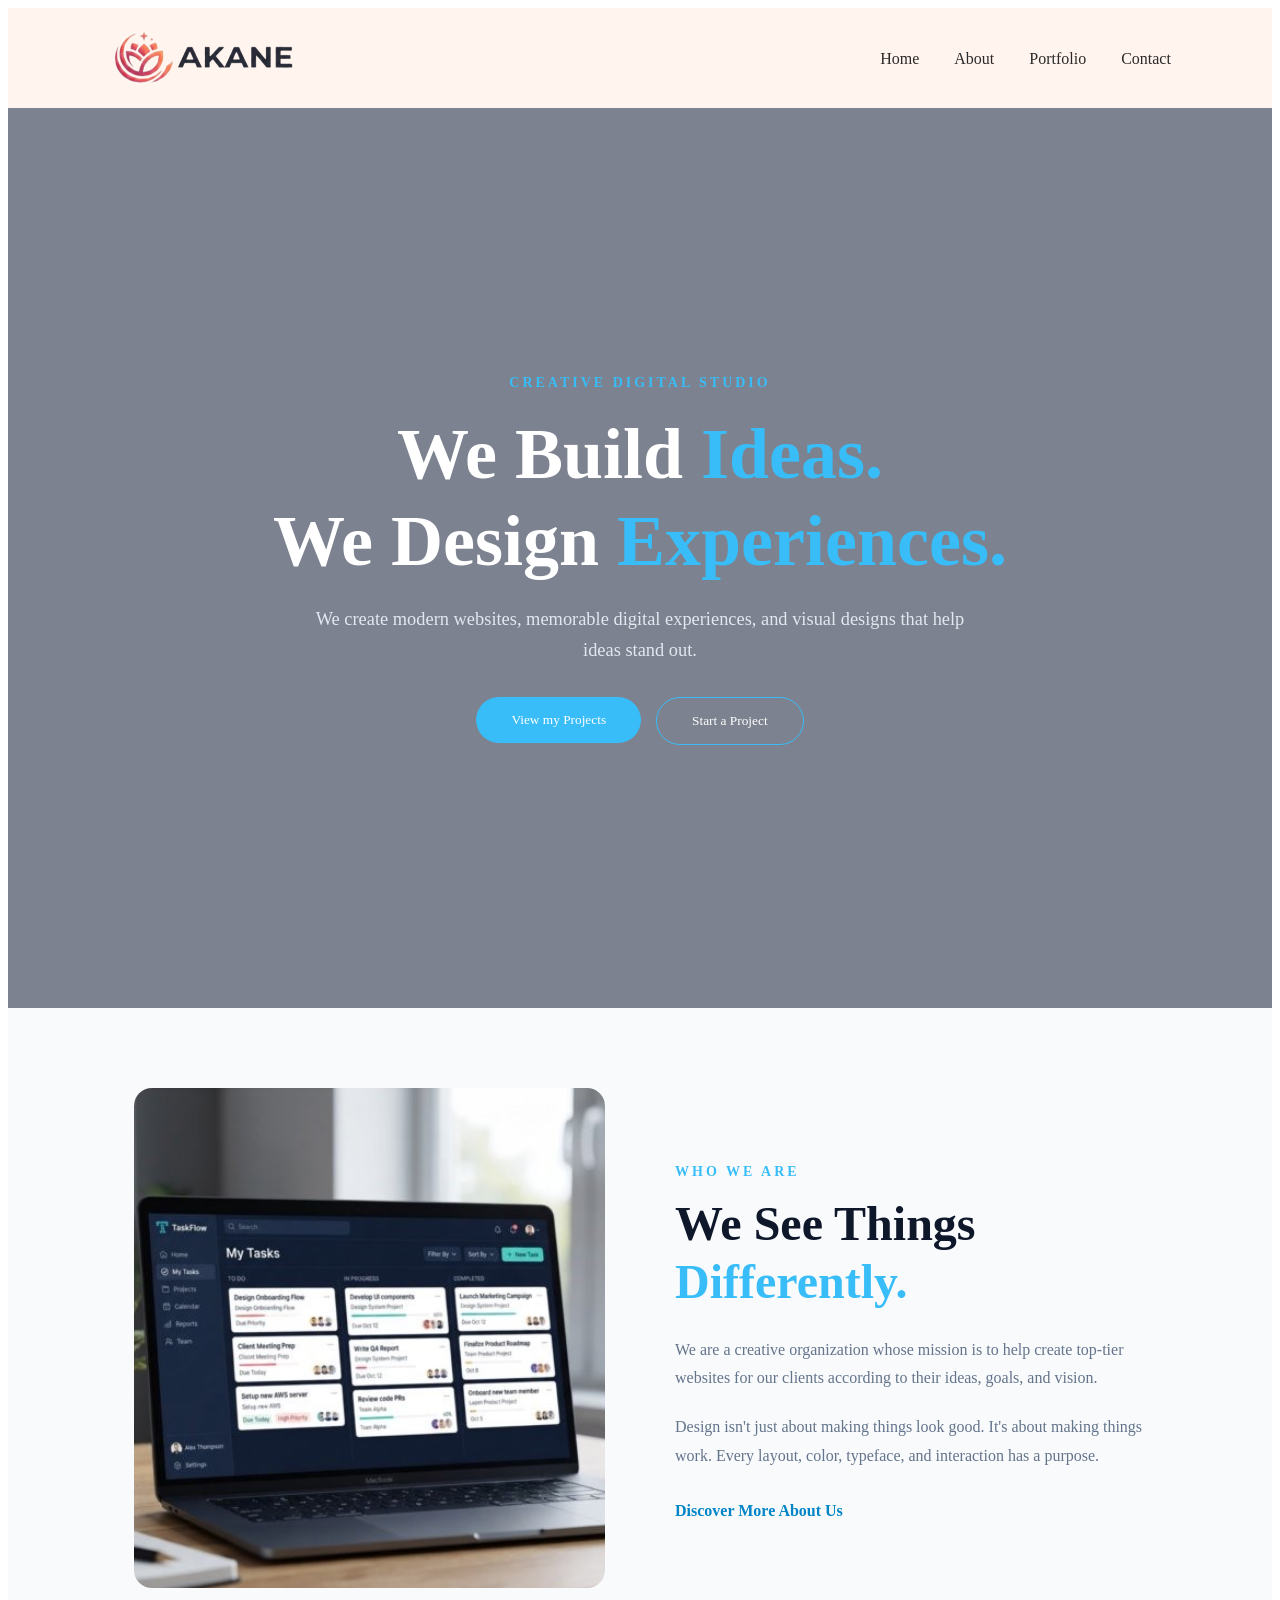
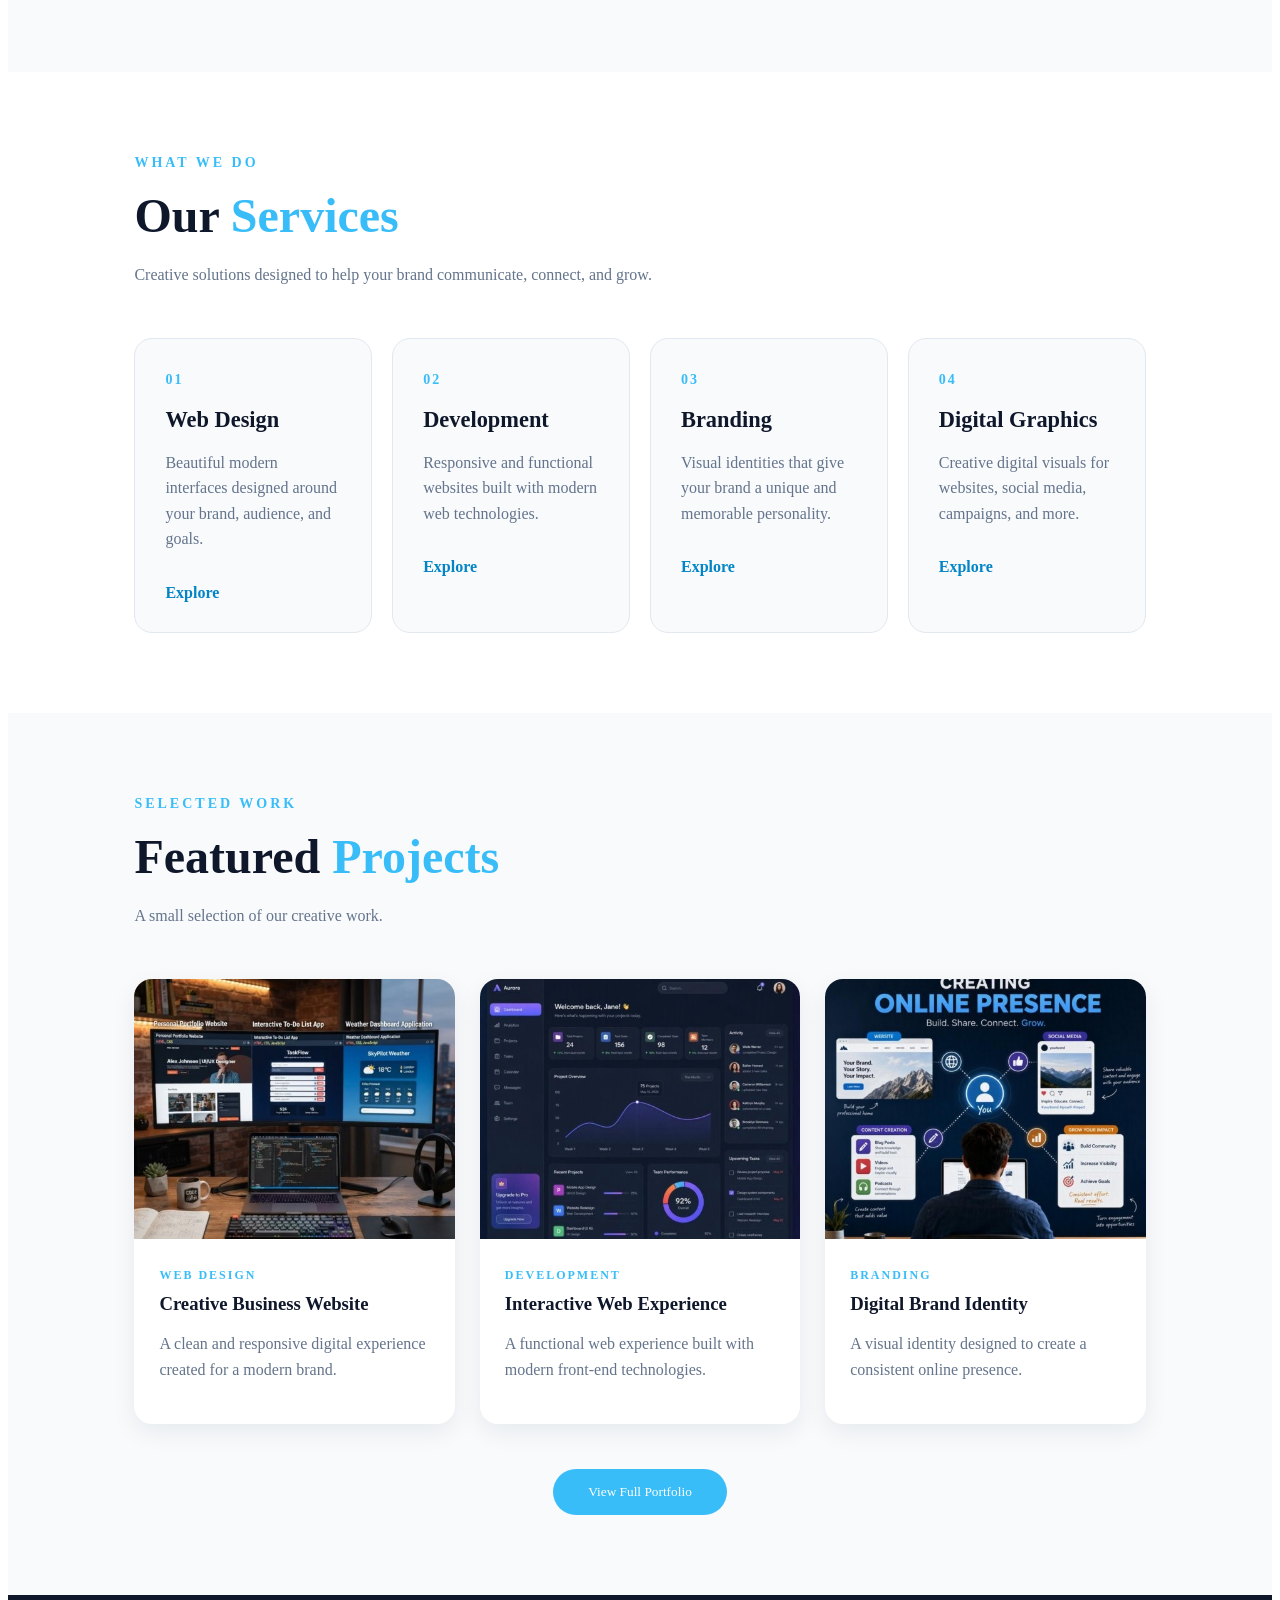
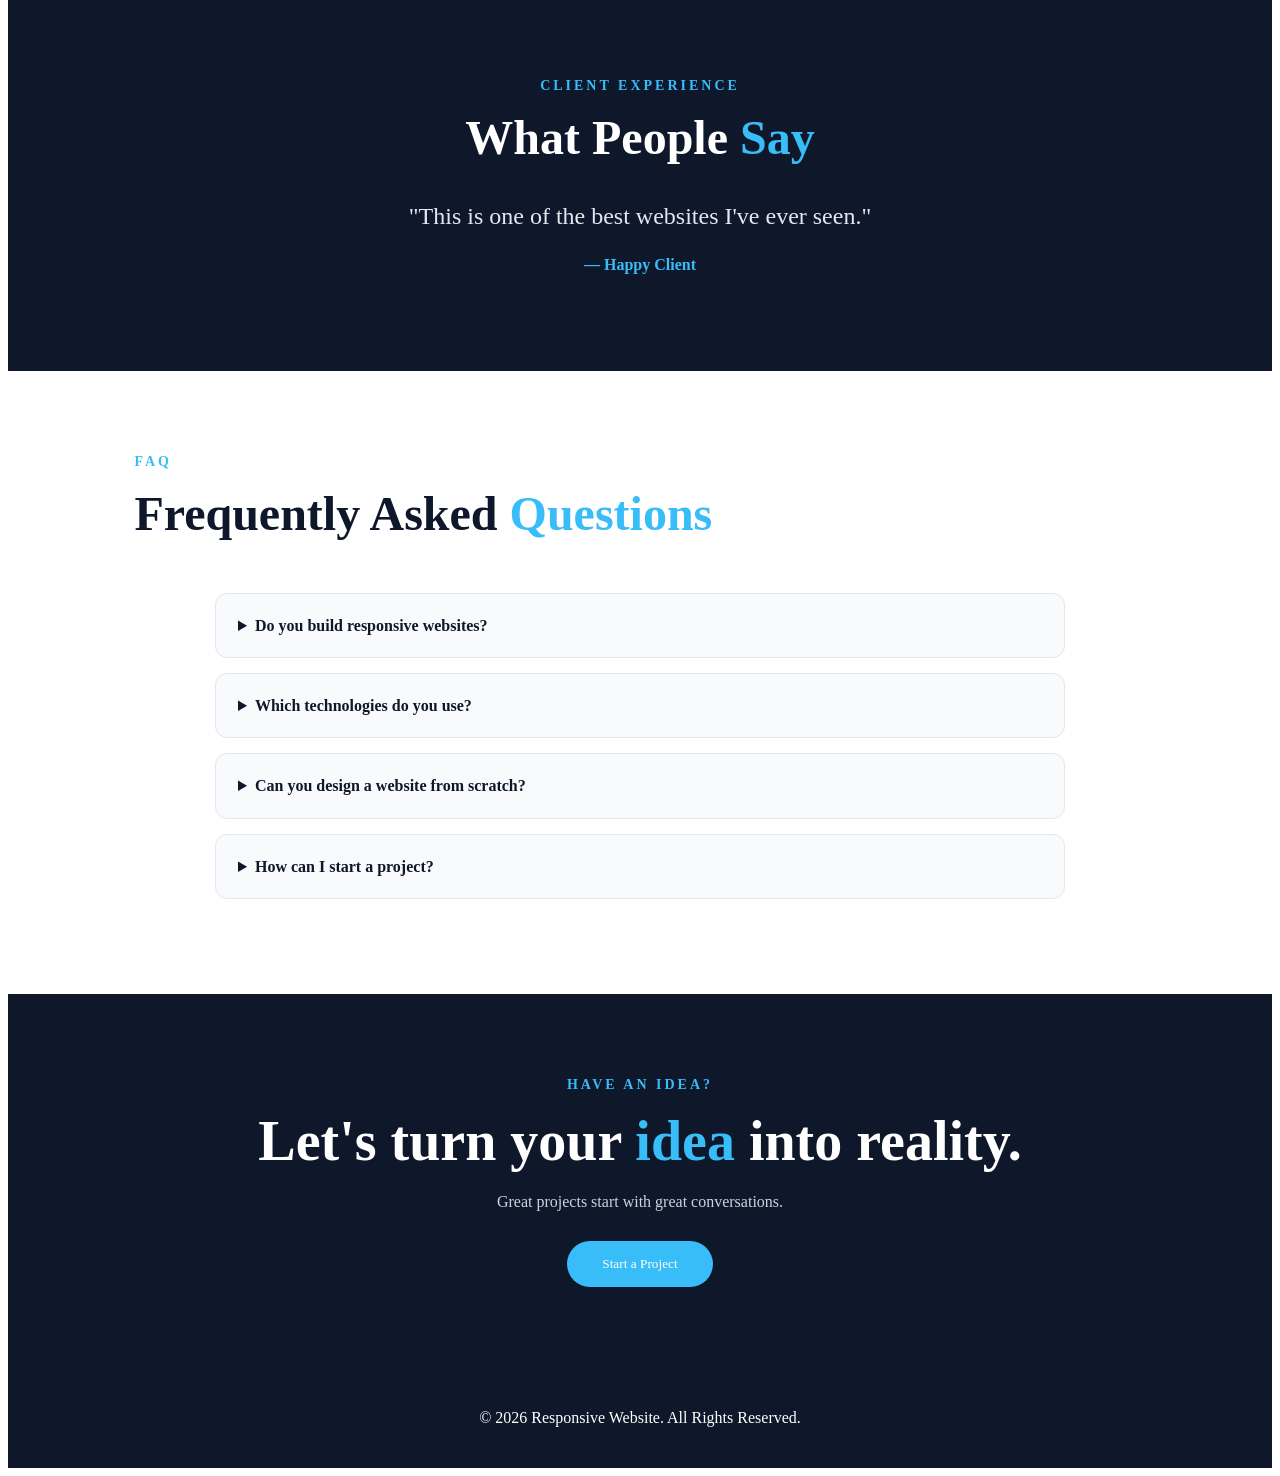
<file: index.html>
<!DOCTYPE html>
<html lang="en">

<head>

    <meta charset="UTF-8">

    <meta name="viewport"
          content="width=device-width, initial-scale=1.0">

    <title>Creative Studio | Home</title>

    <link rel="stylesheet" href="css/style.css">

</head>


<body>


<!-- =====================================================
     NAVIGATION
===================================================== -->

<nav>

    <div class="logo">

        <img
            src="images/navlogo.png"
            alt="Creative Studio Logo"
        >

    </div>


    <ul class="nav-links">

        <li>
            <a href="index.html">Home</a>
        </li>

        <li>
            <a href="about.html">About</a>
        </li>

        <li>
            <a href="portfolio.html">Portfolio</a>
        </li>

        <li>
            <a href="contact.html">Contact</a>
        </li>

    </ul>


    <div class="menu-btn">
        &#9776;
    </div>

</nav>



<!-- =====================================================
     MOBILE SIDEBAR
===================================================== -->

<div class="sidebar">

    <span class="close-btn">
        &times;
    </span>


    <a href="index.html">
        Home
    </a>

    <a href="about.html">
        About
    </a>

    <a href="portfolio.html">
        Portfolio
    </a>

    <a href="contact.html">
        Contact
    </a>

</div>


<div class="overlay"></div>



<!-- =====================================================
     HERO
===================================================== -->

<section class="home-hero" id="home">

    <video
        autoplay
        muted
        loop
        playsinline
        class="bg-vid"
    >

        <source
            src="videos/bg-vid.mp4"
            type="video/mp4"
        >

    </video>


    <div class="hero-overlay"></div>


    <div class="hero-content">

        <span class="section-label">
            CREATIVE DIGITAL STUDIO
        </span>


        <h1>
            We Build
            <span>Ideas.</span>
            <br>
            We Design
            <span>Experiences.</span>
        </h1>


        <p>
            We create modern websites, memorable
            digital experiences, and visual designs
            that help ideas stand out.
        </p>


        <div class="hero-buttons">

            <a href="portfolio.html">

                <button>
                    View my Projects
                </button>

            </a>

            <a href="contact.html">

                <button class="hero-secondary">
                    Start a Project
                </button>

            </a>

        </div>

    </div>

</section>



<!-- =====================================================
     ABOUT PREVIEW
===================================================== -->

<section class="home-about">

    <div class="home-about-image">

        <img
            src="images/about.jpg"
            alt="Creative design workspace"
        >

    </div>


    <div class="home-about-text">

        <span class="section-label">
            WHO WE ARE
        </span>


        <h2>
            We See Things
            <span>Differently.</span>
        </h2>


        <p>
            We are a creative organization whose mission
            is to help create top-tier websites for our
            clients according to their ideas, goals,
            and vision.
        </p>


        <p>
            Design isn't just about making things look
            good. It's about making things work.
            Every layout, color, typeface, and interaction
            has a purpose.
        </p>


        <a
            href="about.html"
            class="text-link"
        >
            Discover More About Us 
        </a>

    </div>

</section>



<!-- =====================================================
     SERVICES
===================================================== -->

<section class="home-services">

    <div class="home-heading">

        <span class="section-label">
            WHAT WE DO
        </span>


        <h2>
            Our
            <span>Services</span>
        </h2>


        <p>
            Creative solutions designed to help
            your brand communicate, connect,
            and grow.
        </p>

    </div>


    <div class="home-service-grid">


        <article class="home-service-card">

            <span class="service-number">
                01
            </span>


            <h3>
                Web Design
            </h3>


            <p>
                Beautiful modern interfaces designed
                around your brand, audience, and goals.
            </p>


            <a href="portfolio.html">
                Explore
            </a>

        </article>



        <article class="home-service-card">

            <span class="service-number">
                02
            </span>


            <h3>
                Development
            </h3>


            <p>
                Responsive and functional websites
                built with modern web technologies.
            </p>


            <a href="portfolio.html">
                Explore 
            </a>

        </article>



        <article class="home-service-card">

            <span class="service-number">
                03
            </span>


            <h3>
                Branding
            </h3>


            <p>
                Visual identities that give your brand
                a unique and memorable personality.
            </p>


            <a href="portfolio.html">
                Explore 
            </a>

        </article>



        <article class="home-service-card">

            <span class="service-number">
                04
            </span>


            <h3>
                Digital Graphics
            </h3>


            <p>
                Creative digital visuals for websites,
                social media, campaigns, and more.
            </p>


            <a href="portfolio.html">
                Explore 
            </a>

        </article>

    </div>

</section>



<!-- =====================================================
     FEATURED PROJECTS
===================================================== -->

<section class="home-projects">

    <div class="home-heading">

        <span class="section-label">
            SELECTED WORK
        </span>


        <h2>
            Featured
            <span>Projects</span>
        </h2>


        <p>
            A small selection of our creative work.
        </p>

    </div>


    <div class="home-project-grid">


        <article class="home-project">

            <div class="home-project-image">

                <img
                    src="images/web-design.jpg"
                    alt="Creative website design"
                >

            </div>


            <div class="home-project-info">

                <span>
                    WEB DESIGN
                </span>


                <h3>
                    Creative Business Website
                </h3>


                <p>
                    A clean and responsive digital
                    experience created for a modern brand.
                </p>

            </div>

        </article>



        <article class="home-project">

            <div class="home-project-image">

                <img
                    src="images/web-dev.png"
                    alt="Web development project"
                >

            </div>


            <div class="home-project-info">

                <span>
                    DEVELOPMENT
                </span>


                <h3>
                    Interactive Web Experience
                </h3>


                <p>
                    A functional web experience built
                    with modern front-end technologies.
                </p>

            </div>

        </article>



        <article class="home-project">

            <div class="home-project-image">

                <img
                    src="images/seo.png"
                    alt="Digital branding project"
                >

            </div>


            <div class="home-project-info">

                <span>
                    BRANDING
                </span>


                <h3>
                    Digital Brand Identity
                </h3>


                <p>
                    A visual identity designed to create
                    a consistent online presence.
                </p>

            </div>

        </article>

    </div>


    <div class="center-button">

        <a href="portfolio.html">

            <button>
                View Full Portfolio 
            </button>

        </a>

    </div>

</section>



<!-- =====================================================
     TESTIMONIAL
===================================================== -->

<section class="home-testimonial">

    <span class="section-label">
        CLIENT EXPERIENCE
    </span>


    <h2>
        What People
        <span>Say</span>
    </h2>


    <p class="testimonial-text">
        "This is one of the best websites I've ever seen."
    </p>


    <p class="testimonial-author">
        — Happy Client
    </p>

</section>



<!-- =====================================================
     FAQ
===================================================== -->

<section class="home-faq">

    <div class="home-heading">

        <span class="section-label">
            FAQ
        </span>


        <h2>
            Frequently Asked
            <span>Questions</span>
        </h2>

    </div>


    <div class="faq-list">

        <details>

            <summary>
                Do you build responsive websites?
            </summary>

            <p>
                Yes. Our websites are designed to work
                across phones, tablets, laptops, and
                desktop screens.
            </p>

        </details>


        <details>

            <summary>
                Which technologies do you use?
            </summary>

            <p>
                We work with HTML, CSS, JavaScript,
                responsive design principles, and
                other modern web technologies.
            </p>

        </details>


        <details>

            <summary>
                Can you design a website from scratch?
            </summary>

            <p>
                Yes. We can take an idea from concept
                and visual design through development
                and final deployment.
            </p>

        </details>


        <details>

            <summary>
                How can I start a project?
            </summary>

            <p>
                Simply visit our contact page and
                send us a message describing your
                project and what you would like to create.
            </p>

        </details>

    </div>

</section>



<!-- =====================================================
     CTA
===================================================== -->

<section class="home-cta">

    <span class="section-label">
        HAVE AN IDEA?
    </span>


    <h2>
        Let's turn your
        <span>idea</span>
        into reality.
    </h2>


    <p>
        Great projects start with great conversations.
    </p>


    <a href="contact.html">

        <button>
            Start a Project 
        </button>

    </a>

</section>



<!-- =====================================================
     FOOTER
===================================================== -->

<footer>

    <p>
        © 2026 Responsive Website.
        All Rights Reserved.
    </p>

</footer>



<!-- =====================================================
     JAVASCRIPT
===================================================== -->

<script src="js/script.js"></script>

</body>

</html>
</file>
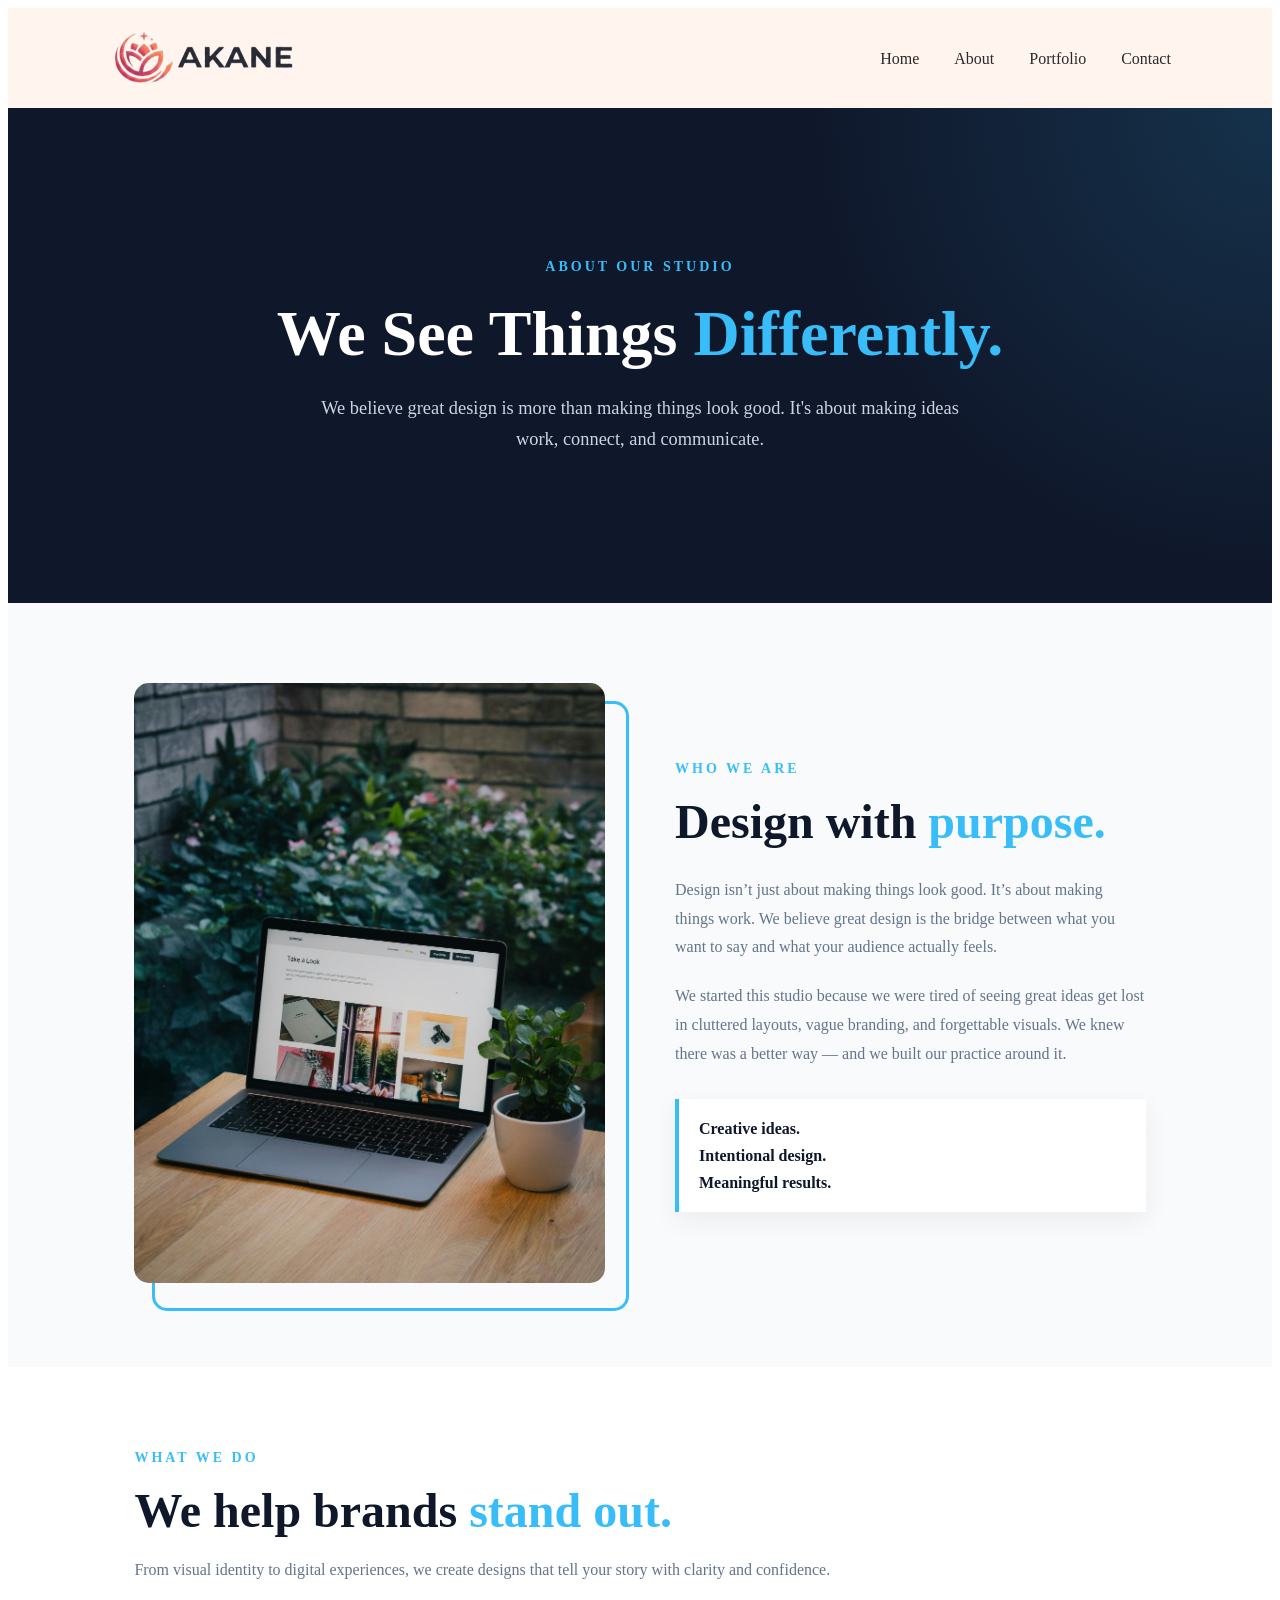
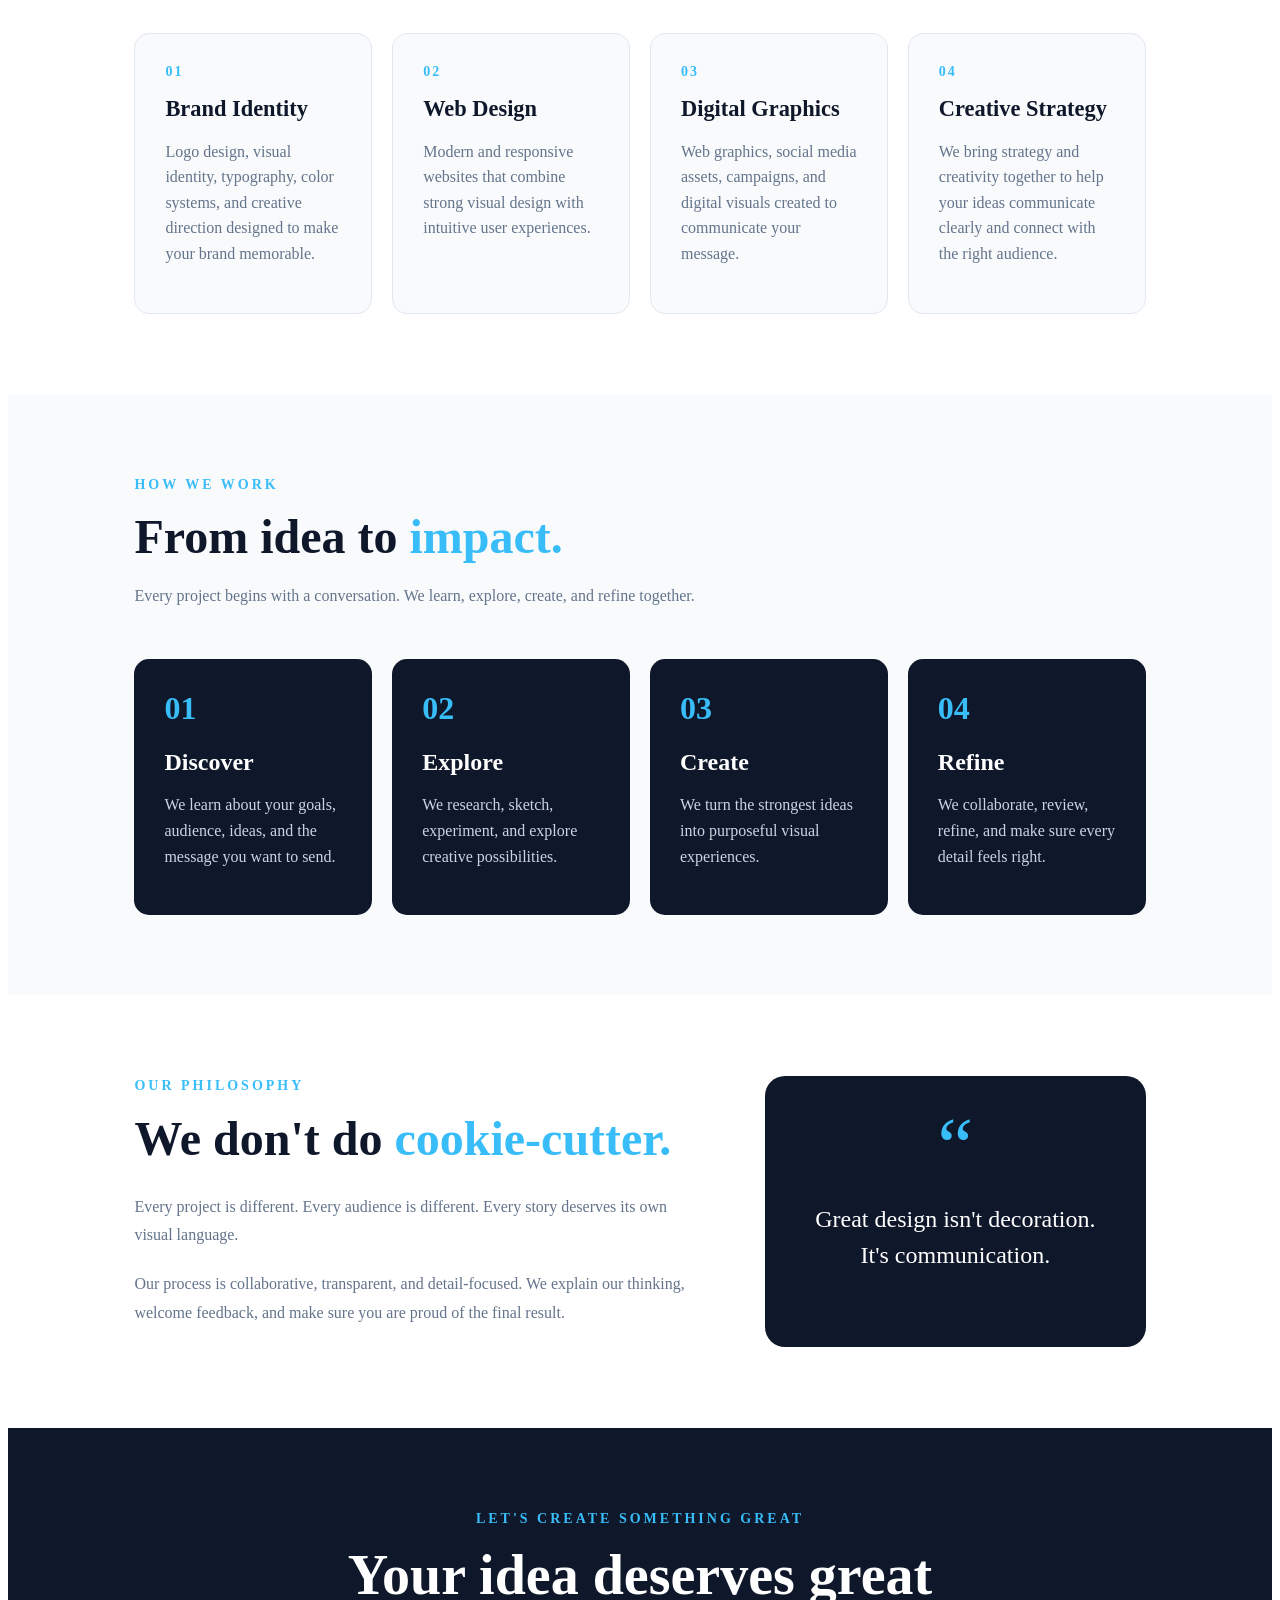
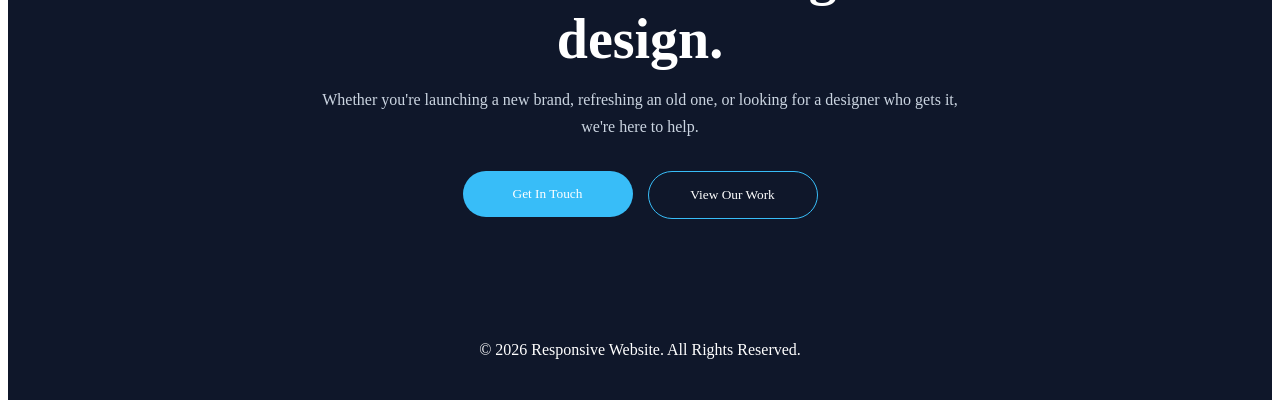
<file: about.html>
<!doctype html>
<html lang="en">
  <head>
    <meta charset="UTF-8" />

    <meta name="viewport" content="width=device-width, initial-scale=1.0" />

    <title>About Us | Creative Studio</title>

    <link rel="stylesheet" href="css/style.css" />
  </head>

  <body>
    <!-- =================== NAVBAR =================== -->

    <nav>
      <div class="logo">
        <img src="images/navlogo.png" alt="Creative Studio Logo" />
      </div>

      <ul class="nav-links">
        <li>
          <a href="index.html">Home</a>
        </li>

        <li>
          <a href="about.html">About</a>
        </li>

        <li>
          <a href="portfolio.html">Portfolio</a>
        </li>

        <li>
          <a href="contact.html">Contact</a>
        </li>
      </ul>

      <div class="menu-btn">&#9776;</div>
    </nav>

    <!-- =================== SIDEBAR =================== -->

    <div class="sidebar">
      <span class="close-btn"> &times; </span>

      <a href="index.html">Home</a>

      <a href="about.html">About</a>

      <a href="portfolio.html">Portfolio</a>

      <a href="contact.html">Contact</a>
    </div>

    <div class="overlay"></div>

    <!-- =================== ABOUT HERO =================== -->

    <section class="about-hero">
      <div class="about-hero-content">
        <span class="section-label"> ABOUT OUR STUDIO </span>

        <h1>
          We See Things
          <span>Differently.</span>
        </h1>

        <p>
          We believe great design is more than making things look good. It's
          about making ideas work, connect, and communicate.
        </p>
      </div>
    </section>

    <!-- =================== INTRODUCTION =================== -->

    <section class="about-introduction">
      <div class="about-intro-image">
        <img src="images/about-us1.jpg" alt="Our creative studio" />
      </div>

      <div class="about-intro-text">
        <span class="section-label"> WHO WE ARE </span>

        <h2>
          Design with
          <span>purpose.</span>
        </h2>

        <p>
          Design isn’t just about making things look good. It’s about making
          things work. We believe great design is the bridge between what you
          want to say and what your audience actually feels.
        </p>

        <p>
          We started this studio because we were tired of seeing great ideas get
          lost in cluttered layouts, vague branding, and forgettable visuals. We
          knew there was a better way — and we built our practice around it.
        </p>

        <div class="about-highlight">
          <strong> Creative ideas. </strong>

          <strong> Intentional design. </strong>

          <strong> Meaningful results. </strong>
        </div>
      </div>
    </section>

    <!-- =================== WHAT WE DO =================== -->

    <section class="about-services">
      <div class="about-section-heading">
        <span class="section-label"> WHAT WE DO </span>

        <h2>
          We help brands
          <span>stand out.</span>
        </h2>

        <p>
          From visual identity to digital experiences, we create designs that
          tell your story with clarity and confidence.
        </p>
      </div>

      <div class="about-service-grid">
        <div class="about-service-card">
          <div class="service-number">01</div>

          <h3>Brand Identity</h3>

          <p>
            Logo design, visual identity, typography, color systems, and
            creative direction designed to make your brand memorable.
          </p>
        </div>

        <div class="about-service-card">
          <div class="service-number">02</div>

          <h3>Web Design</h3>

          <p>
            Modern and responsive websites that combine strong visual design
            with intuitive user experiences.
          </p>
        </div>

        <div class="about-service-card">
          <div class="service-number">03</div>

          <h3>Digital Graphics</h3>

          <p>
            Web graphics, social media assets, campaigns, and digital visuals
            created to communicate your message.
          </p>
        </div>

        <div class="about-service-card">
          <div class="service-number">04</div>

          <h3>Creative Strategy</h3>

          <p>
            We bring strategy and creativity together to help your ideas
            communicate clearly and connect with the right audience.
          </p>
        </div>
      </div>
    </section>

    <!-- =================== HOW WE WORK =================== -->

    <section class="process-section">
      <div class="process-heading">
        <span class="section-label"> HOW WE WORK </span>

        <h2>
          From idea to
          <span>impact.</span>
        </h2>

        <p>
          Every project begins with a conversation. We learn, explore, create,
          and refine together.
        </p>
      </div>

      <div class="process-grid">
        <div class="process-card">
          <span> 01 </span>

          <h3>Discover</h3>

          <p>
            We learn about your goals, audience, ideas, and the message you want
            to send.
          </p>
        </div>

        <div class="process-card">
          <span> 02 </span>

          <h3>Explore</h3>

          <p>
            We research, sketch, experiment, and explore creative possibilities.
          </p>
        </div>

        <div class="process-card">
          <span> 03 </span>

          <h3>Create</h3>

          <p>We turn the strongest ideas into purposeful visual experiences.</p>
        </div>

        <div class="process-card">
          <span> 04 </span>

          <h3>Refine</h3>

          <p>
            We collaborate, review, refine, and make sure every detail feels
            right.
          </p>
        </div>
      </div>
    </section>

    <!-- =================== OUR PHILOSOPHY =================== -->

    <section class="philosophy-section">
      <div class="philosophy-content">
        <span class="section-label"> OUR PHILOSOPHY </span>

        <h2>
          We don't do
          <span>cookie-cutter.</span>
        </h2>

        <p>
          Every project is different. Every audience is different. Every story
          deserves its own visual language.
        </p>

        <p>
          Our process is collaborative, transparent, and detail-focused. We
          explain our thinking, welcome feedback, and make sure you are proud of
          the final result.
        </p>
      </div>

      <div class="philosophy-quote">
        <span> “ </span>

        <p>Great design isn't decoration. It's communication.</p>
      </div>
    </section>

    <!-- =================== CTA =================== -->

    <section class="about-cta">
      <span class="section-label"> LET'S CREATE SOMETHING GREAT </span>

      <h2>Your idea deserves great design.</h2>

      <p>
        Whether you're launching a new brand, refreshing an old one, or looking
        for a designer who gets it, we're here to help.
      </p>

      <div class="about-buttons">
        <a href="contact.html">
          <button>Get In Touch</button>
        </a>

        <a href="portfolio.html">
          <button class="secondary-button">View Our Work</button>
        </a>
      </div>
    </section>

    <!-- =================== FOOTER =================== -->

    <footer>
      <p>© 2026 Responsive Website. All Rights Reserved.</p>
    </footer>
    <script src="js/about.js"></script>
  </body>
</html>
</file>
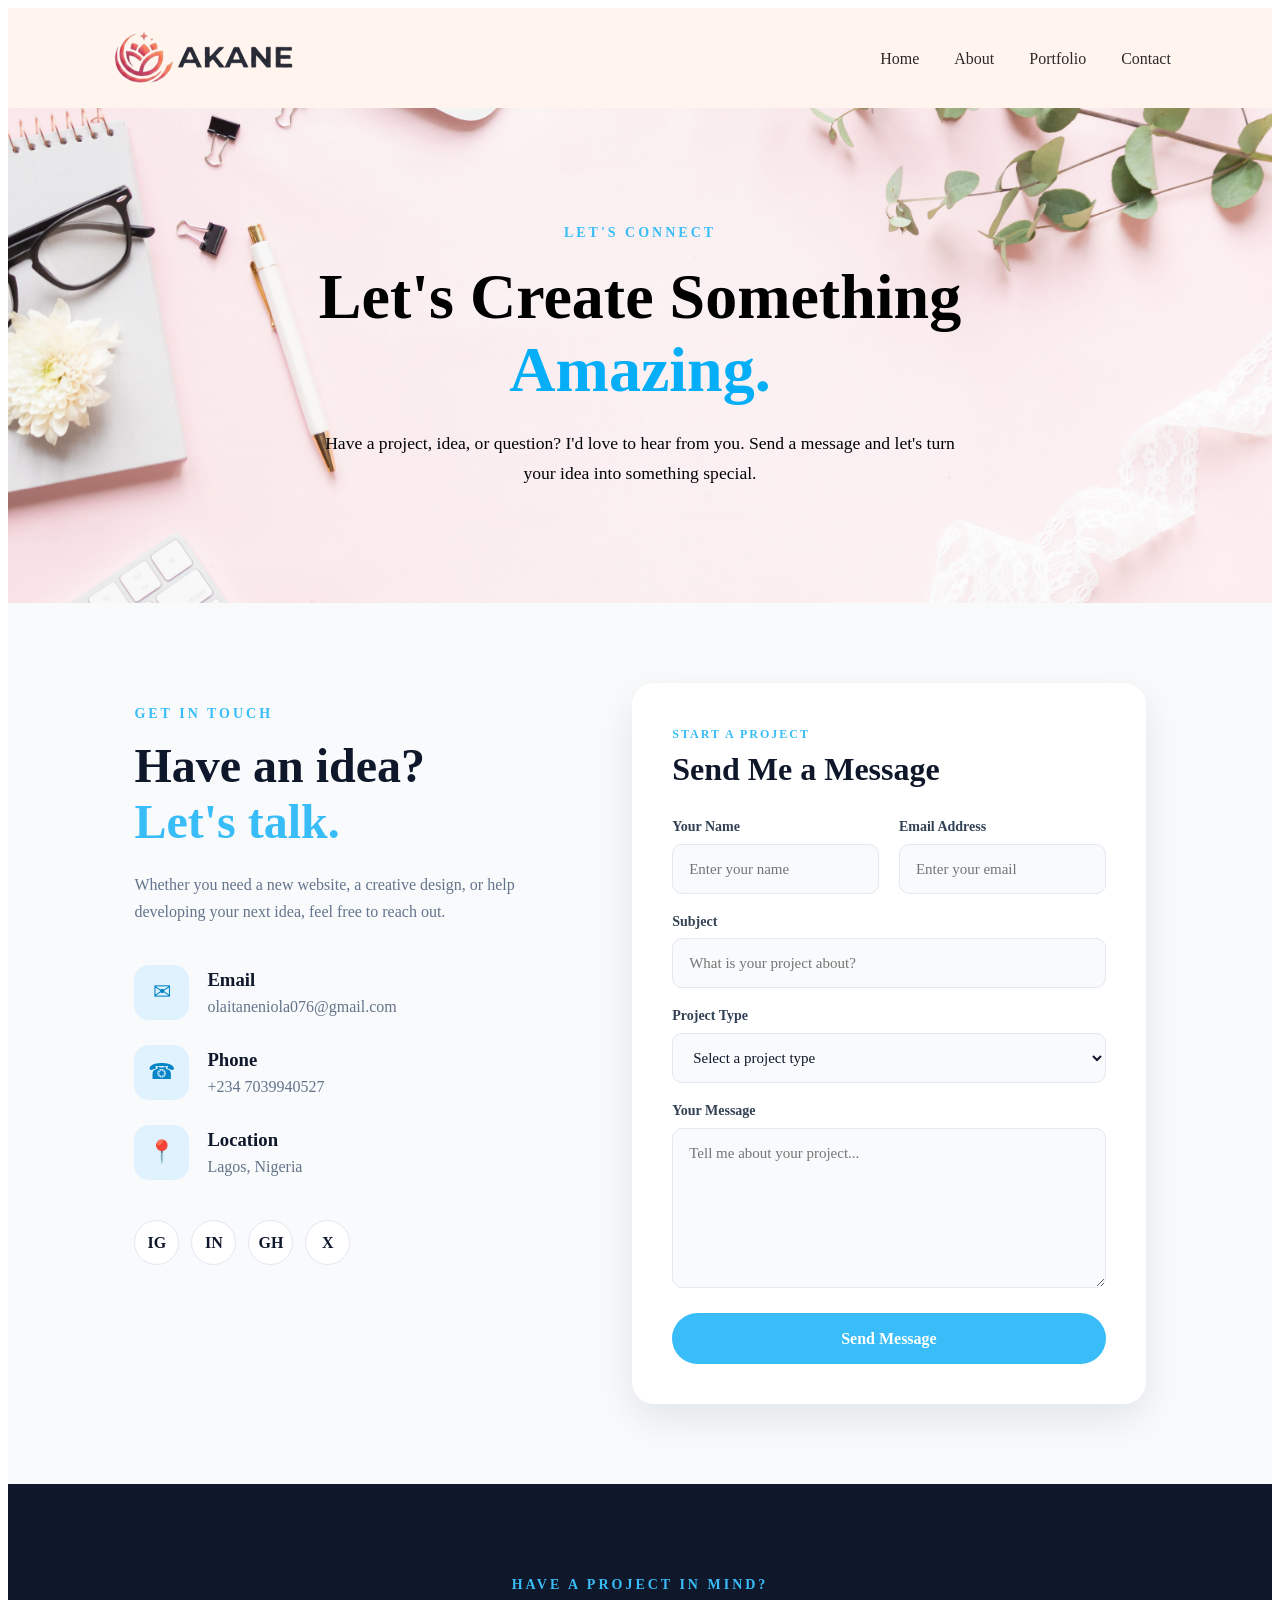
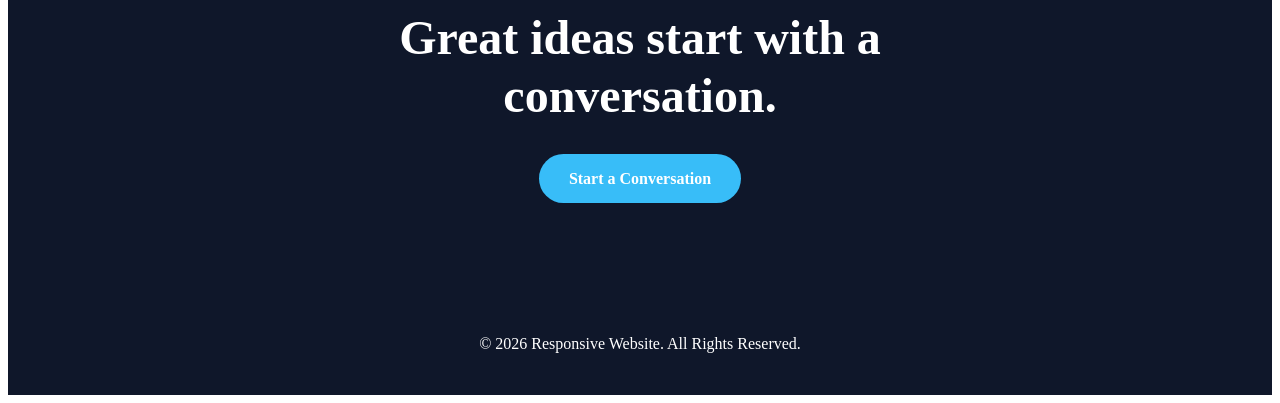
<file: contact.html>
<!doctype html>
<html lang="en">
  <head>
    <meta charset="UTF-8" />
    <meta name="viewport" content="width=device-width, initial-scale=1.0" />
    <title>Contact</title>
    <link rel="stylesheet" href="css/style.css" />
  </head>

  <body>
    <nav>
      <div class="logo">
        <img src="images/navlogo.png" alt="Logo" />
      </div>

      <ul class="nav-links">
        <li><a href="index.html">Home</a></li>

        <li><a href="about.html">About</a></li>

        <li><a href="portfolio.html">Portfolio</a></li>

        <li><a href="contact.html">Contact</a></li>
      </ul>

      <div class="menu-btn">&#9776;</div>
    </nav>

    <!-- Sidebar -->

    <div class="sidebar">
      <span class="close-btn">x</span>

      <a href="index.html">Home</a>

      <a href="about.html">About</a>

      <a href="portfolio.html">Portfolio</a>

      <a href="contact.html">Contact</a>
    </div>

    <div class="overlay"></div>

    <!-- =================== CONTACT HERO =================== -->
    <section class="contact-hero">
      <div class="contact-hero-content">
        <span class="section-label">LET'S CONNECT</span>
        <h1>Let's Create Something <span>Amazing.</span></h1>
        <p>
          Have a project, idea, or question? I'd love to hear from you. Send a
          message and let's turn your idea into something special.
        </p>
      </div>
    </section>
    <!-- =================== CONTACT SECTION =================== -->
    <section class="contact-section">
      <div class="overlay"></div>
      <div class="contact-container">
        <!-- CONTACT INFORMATION -->
        <div class="contact-info">
          <span class="section-label">GET IN TOUCH</span>
          <h2>
            Have an idea? <br />
            <span>Let's talk.</span>
          </h2>
          <p>
            Whether you need a new website, a creative design, or help
            developing your next idea, feel free to reach out.
          </p>
          <div class="contact-details">
            <div class="contact-item">
              <div class="contact-icon">✉</div>
              <div>
                <h3>Email</h3>
                <p>olaitaneniola076@gmail.com</p>
              </div>
            </div>
            <div class="contact-item">
              <div class="contact-icon">☎</div>
              <div>
                <h3>Phone</h3>
                <p>+234 7039940527</p>
              </div>
            </div>
            <div class="contact-item">
              <div class="contact-icon">📍</div>
              <div>
                <h3>Location</h3>
                <p>Lagos, Nigeria</p>
              </div>
            </div>
          </div>
          <!-- SOCIAL LINKS -->
          <div class="social-links">
            <a href="#" aria-label="Instagram">IG</a>
            <a href="#" aria-label="LinkedIn">IN</a>
            <a href="#" aria-label="GitHub">GH</a>
            <a href="#" aria-label="Twitter">X</a>
          </div>
        </div>
        <!-- CONTACT FORM -->
        <div class="contact-form-card">
          <div class="form-heading">
            <span>START A PROJECT</span>
            <h2>Send Me a Message</h2>
          </div>
          <form
            action="https://formsubmit.co/olaitaneniola076@gmail.com"
            method="POST"
            id="contactForm"
          >
            <div class="input-row">
              <div class="input-group">
                <label for="name"> Your Name </label>
                <input
                  type="text"
                  id="name"
                  name="name"
                  placeholder="Enter your name"
                  required
                />
              </div>
              <div class="input-group">
                <label for="email"> Email Address </label>
                <input
                  type="email"
                  id="email"
                  name="email"
                  placeholder="Enter your email"
                  required
                />
              </div>
            </div>
            <div class="input-group">
              <label for="subject"> Subject </label>
              <input
                type="text"
                id="subject"
                name="subject"
                placeholder="What is your project about?"
                required
              />
            </div>
            <div class="input-group">
              <label for="project"> Project Type </label>
              <select id="project" name="project">
                <option value="">Select a project type</option>
                <option value="web-design">Web Design</option>
                <option value="development">Web Development</option>
                <option value="branding">Branding</option>
                <option value="other">Other</option>
              </select>
            </div>
            <div class="input-group">
              <label for="message"> Your Message </label>
              <textarea
                id="message"
                name="message"
                placeholder="Tell me about your project..."
                required
              ></textarea>
            </div>
            <button type="submit" class="contact-submit">Send Message</button>
          </form>
        </div>
      </div>
    </section>
    <!-- =================== CTA =================== -->
    <section class="contact-cta">
      <div>
        <span class="section-label"> HAVE A PROJECT IN MIND? </span>
        <h2>Great ideas start with a conversation.</h2>
        <a href="#contactForm" class="cta-button"> Start a Conversation </a>
      </div>
    </section>

    <footer>
      <p>© 2026 Responsive Website. All Rights Reserved.</p>
    </footer>

    <script src="js/contact.js"></script>
  </body>
</html>
</file>
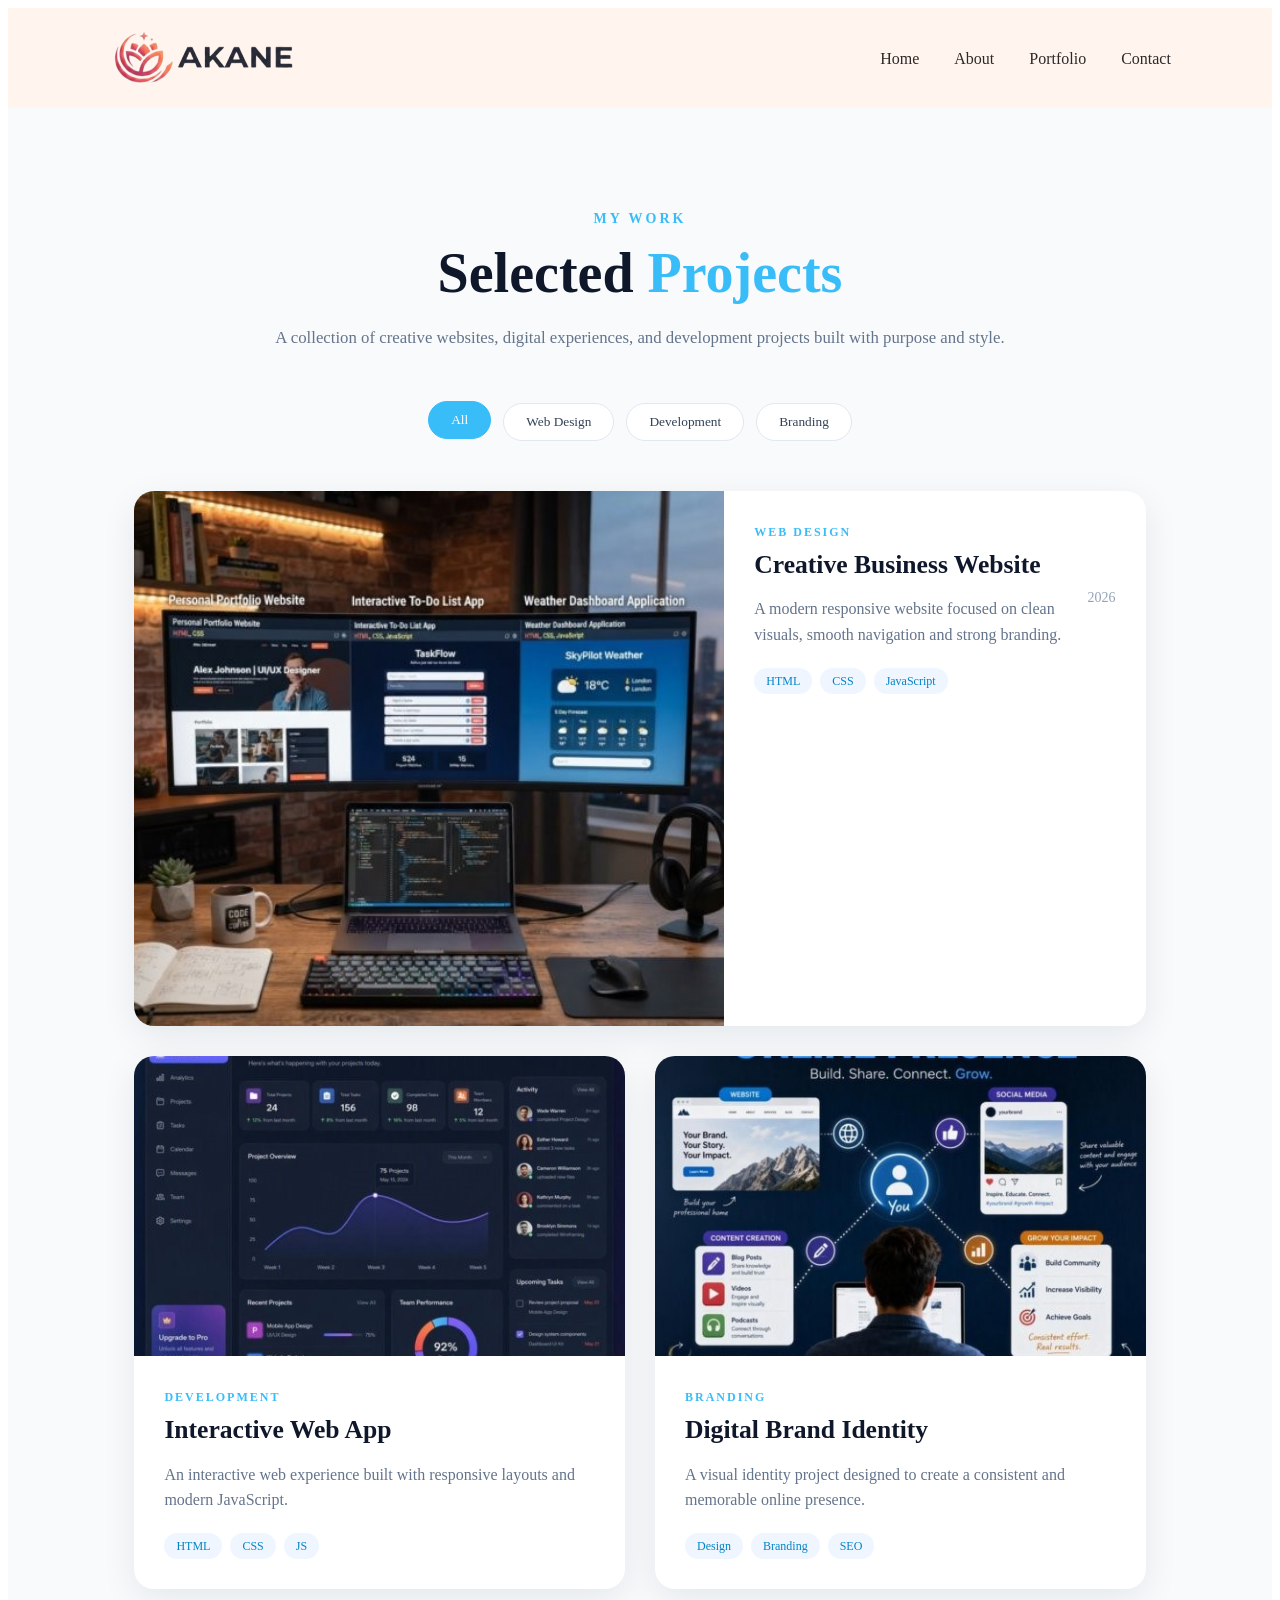
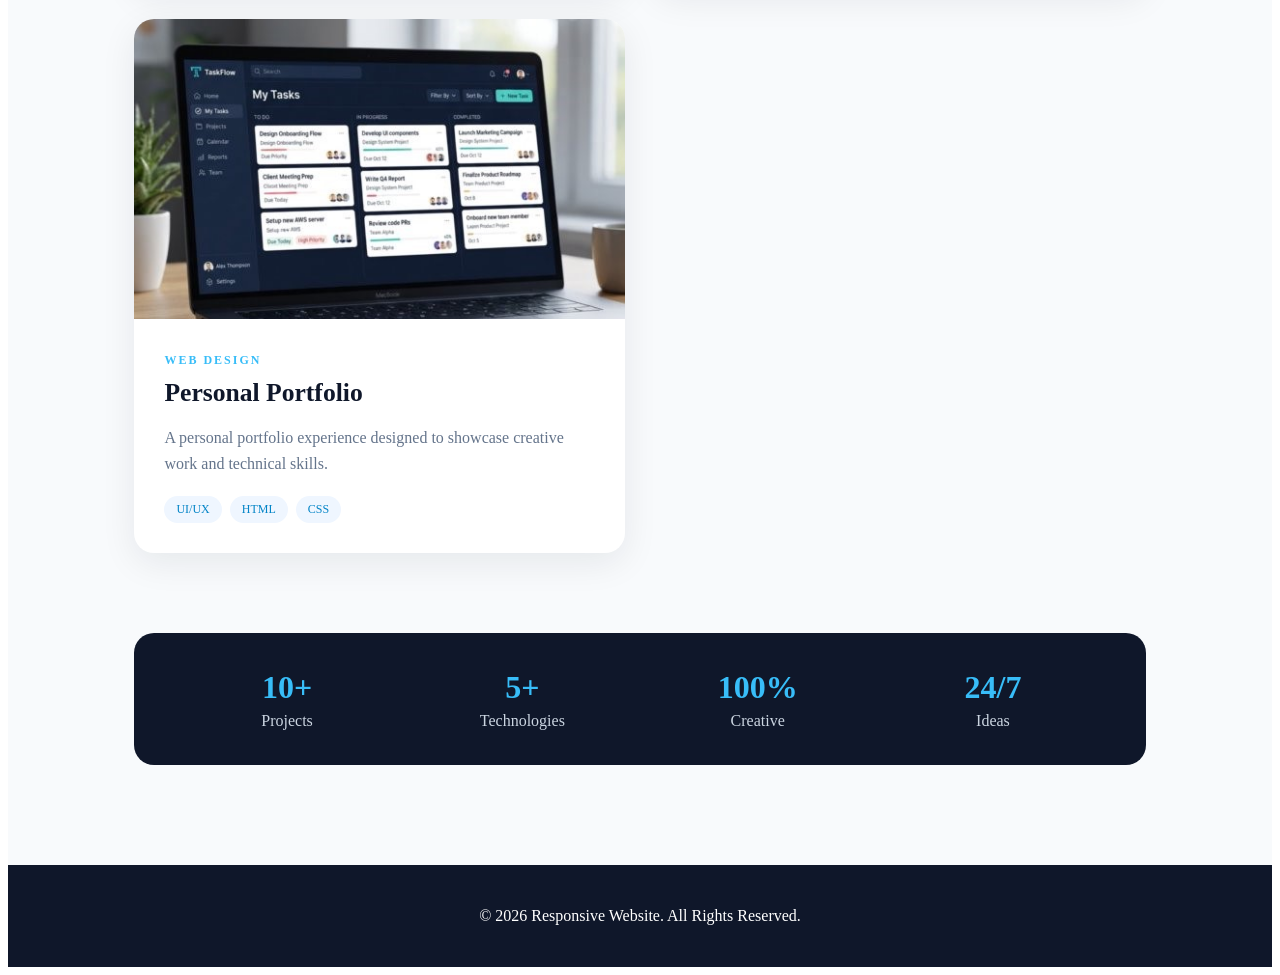
<file: portfolio.html>
<!doctype html>
<html lang="en">
  <head>
    <meta charset="UTF-8" />
    <meta name="viewport" content="width=device-width, initial-scale=1.0" />
    <title>Portfolio</title>
    <link rel="stylesheet" href="css/style.css" />
  </head>
  <body>
    <nav>
      <div class="logo">
        <img src="images/navlogo.png" alt="Logo" />
      </div>

      <ul class="nav-links">
        <li><a href="index.html">Home</a></li>

        <li><a href="about.html">About</a></li>

        <li><a href="portfolio.html">Portfolio</a></li>

        <li><a href="contact.html">Contact</a></li>
      </ul>

      <div class="menu-btn">&#9776;</div>
    </nav>

    <!-- Sidebar -->

    <div class="sidebar">
      <span class="close-btn">x</span>

      <a href="index.html">Home</a>

      <a href="about.html">About</a>

      <a href="portfolio.html">Portfolio</a>

      <a href="contact.html">Contact</a>
    </div>

    <div class="overlay"></div>

    <!-- =================== CREATIVE PORTFOLIO =================== -->

    <section class="portfolio-section" id="portfolio">
      <div class="portfolio-heading">
        <span class="section-label">MY WORK</span>

        <h2>Selected <span>Projects</span></h2>

        <p>
          A collection of creative websites, digital experiences, and
          development projects built with purpose and style.
        </p>
      </div>

      <!-- Portfolio Filters -->
      <div class="portfolio-filters">
        <button class="filter-btn active" data-filter="all">All</button>
        <button class="filter-btn" data-filter="web">Web Design</button>
        <button class="filter-btn" data-filter="development">
          Development
        </button>
        <button class="filter-btn" data-filter="branding">Branding</button>
      </div>

      <!-- Projects -->
      <div class="portfolio-grid">
        <!-- FEATURED PROJECT -->
        <article class="project featured web">
          <div class="project-image">
            <img src="images/web-design.jpg" alt="Modern web design project" />

            <div class="project-overlay">
              <a href="#" class="project-link"> View Project </a>
            </div>
          </div>

          <div class="project-info">
            <div>
              <span class="project-category">WEB DESIGN</span>
              <h3>Creative Business Website</h3>
            </div>

            <span class="project-year">2026</span>

            <p>
              A modern responsive website focused on clean visuals, smooth
              navigation and strong branding.
            </p>

            <div class="project-tech">
              <span>HTML</span>
              <span>CSS</span>
              <span>JavaScript</span>
            </div>
          </div>
        </article>

        <!-- PROJECT 2 -->
        <article class="project development">
          <div class="project-image">
            <img src="images/web-dev.png" alt="Web development project" />

            <div class="project-overlay">
              <a href="#" class="project-link"> View Project </a>
            </div>
          </div>

          <div class="project-info">
            <span class="project-category">DEVELOPMENT</span>

            <h3>Interactive Web App</h3>

            <p>
              An interactive web experience built with responsive layouts and
              modern JavaScript.
            </p>

            <div class="project-tech">
              <span>HTML</span>
              <span>CSS</span>
              <span>JS</span>
            </div>
          </div>
        </article>

        <!-- PROJECT 3 -->
        <article class="project branding">
          <div class="project-image">
            <img src="images/seo.png" alt="Branding and SEO project" />

            <div class="project-overlay">
              <a href="#" class="project-link"> View Project </a>
            </div>
          </div>

          <div class="project-info">
            <span class="project-category">BRANDING</span>

            <h3>Digital Brand Identity</h3>

            <p>
              A visual identity project designed to create a consistent and
              memorable online presence.
            </p>

            <div class="project-tech">
              <span>Design</span>
              <span>Branding</span>
              <span>SEO</span>
            </div>
          </div>
        </article>

        <!-- PROJECT 4 -->
        <article class="project web">
          <div class="project-image">
            <img src="images/about.jpg" alt="Portfolio website project" />

            <div class="project-overlay">
              <a href="#" class="project-link"> View Project </a>
            </div>
          </div>

          <div class="project-info">
            <span class="project-category">WEB DESIGN</span>

            <h3>Personal Portfolio</h3>

            <p>
              A personal portfolio experience designed to showcase creative work
              and technical skills.
            </p>

            <div class="project-tech">
              <span>UI/UX</span>
              <span>HTML</span>
              <span>CSS</span>
            </div>
          </div>
        </article>
      </div>

      <!-- Portfolio Stats -->

      <div class="portfolio-stats">
        <div class="stat">
          <strong>10+</strong>
          <span>Projects</span>
        </div>

        <div class="stat">
          <strong>5+</strong>
          <span>Technologies</span>
        </div>

        <div class="stat">
          <strong>100%</strong>
          <span>Creative</span>
        </div>

        <div class="stat">
          <strong>24/7</strong>
          <span>Ideas</span>
        </div>
      </div>
    </section>

    <footer>
      <p>© 2026 Responsive Website. All Rights Reserved.</p>
    </footer>

    <script src="js/portfolio.js"></script>
  </body>
</html>
</file>
<file: css/style.css>
*{
         
     font-family: 'Times New Roman', Times, serif;
     box-sizing: border-box;
     line-height: 1.2;
     scroll-behavior: smooth;
 }
 section{
  padding: 80px  10%; 
  }
  img{
  max-width: 100%;
  }
 
 nav{
     position:sticky;
     top:0;
     display:flex;
     justify-content:space-between;
     align-items:center;
     padding:18px 8%;
     z-index:1000;
     background: seashell;
 }
 .logo img{
     height:60px;
 }
 .nav-links{
     display:flex;
     list-style:none;
     gap:35px;
 }
 .nav-links a{
     text-decoration:none;
     color:rgb(43, 41, 41);
     font-weight:500;
     transition:.3s;
 }
 .nav-links a:hover{
     color:#38bdf8;
 }
 .menu-btn{
     display:none;
     font-size:35px;
     cursor:pointer;
 }
 /* Sidebar */
 .sidebar{
     position:fixed;
     right:-300px;
     top:0;
     width:280px;
     height:100%;
     background:#111827;
     transition:.4s;
     z-index:1002;
     display:flex;
     flex-direction:column;
     padding-top:80px;
 }
 .sidebar.show{
     right:0;
 }
 .sidebar a{
     color:white;
     text-decoration:none;
     padding:20px 30px;
     transition:.3s;
 }
 .sidebar a:hover{
     background:#1e293b;
 }
 .close-btn{
     position:absolute;
     top:20px;
     right:25px;
     color:white;
     font-size:35px;
     cursor:pointer;
 }
 /* Overlay */
 .overlay{
     position:fixed;
     width:100%;
     height:100%;
     top:0;
     left:0;
     background:rgba(0,0,0,.5);
     opacity:0;
     visibility:hidden;
     transition:.3s;
     z-index:1001;
 }
 .overlay.show{
     opacity:1;
     visibility:visible;
 }
.hero{
display: flex;
flex-direction: column;
justify-content: center;
align-items: center;
text-align: center;
color: white;
padding: 20px;

}

.bg-vid {
    position: absolute;
    top: 0;
    left: 0;
    width: 100%;
    height: fit-content;
    z-index: -1;
}

.hero h1{

    font-size:4rem;

}

.hero p{

    margin:25px 0;

    font-size:1.2rem;

    max-width:650px;

}

button{

    padding:15px 35px;

    border:none;

    border-radius:50px;

    background:#38bdf8;

    color:white;

    cursor:pointer;

    transition:.3s;

}

button:hover{

    background:#0284c7;

    transform:translateY(-3px);

}

/* Sections */


.about{

    display:flex;

    gap:50px;

    align-items:center;

}

.about>*{

    flex:1;

}

.about img{

    border-radius:12px;

}

.cards{

    display:flex;

    gap:25px;

    margin-top:40px;

}

.card{

    flex:1;

    background:white;

    padding:30px;

    border-radius:15px;

    box-shadow:0 8px 25px rgba(0,0,0,.1);

    transition:.3s;

}

.card:hover{

    transform:translateY(-8px);

}

.gallery{

    display:grid;

    grid-template-columns:repeat(3,1fr);

    gap:20px;

    margin-top:40px;

}

.gallery img{

    border-radius:12px;

    transition:.3s;

}

.gallery img:hover{

    transform:scale(1.05);

}

.testimonial{

    background:#0f172a;

    color:white;

    text-align:center;

}

.faq details{

    margin:20px 0;

    background:white;

    padding:20px;

    border-radius:10px;

}

form{

    display:flex;

    flex-direction:column;

    gap:20px;

}

input,
textarea{

    padding:15px;

    border:1px solid #ddd;

    border-radius:8px;

}

textarea{

    height:150px;

}

footer{

    background:#0f172a;

    color:white;

    text-align:center;

    padding:25px;

}

/* Tablet */

@media(max-width:992px){

.about{

    flex-direction:column;

}

.cards{

    flex-direction:column;

}

.gallery{

    grid-template-columns:repeat(2,1fr);

}

}

/* Mobile */

@media(max-width:768px){

.nav-links{

    display:none;

}

.menu-btn{

    display:block;

}

.hero h1{

    font-size:2.8rem;

}

.gallery{

    grid-template-columns:1fr;

}

}
.class{
    display: flex;
    align-items: center;
    gap: 20px;
}




/* =====================================================
   HOMEPAGE
===================================================== */


/* =====================================================
   HOME HERO
===================================================== */

.home-hero {

    min-height: 100vh;

    position: relative;

    overflow: hidden;

    display: flex;

    align-items: center;

    justify-content: center;

    text-align: center;

    color: white;

}


.home-hero .bg-vid {

    position: absolute;

    inset: 0;

    width: 100%;

    height: 100%;

    object-fit: cover;

    z-index: -2;

}


.hero-overlay {

    position: absolute;

    inset: 0;

    background: rgba(62, 71, 90, 0.68);

    z-index: -1;

}


.hero-content {

    max-width: 900px;

    padding: 30px;

}


.hero-content h1 {

    font-size: 4.5rem;

    line-height: 1.05;

    margin: 20px 0;

}


.hero-content h1 span {

    color: #38bdf8;

}


.hero-content p {

    max-width: 680px;

    margin: 0 auto 30px;

    color: #e2e8f0;

    font-size: 1.15rem;

    line-height: 1.7;

}


.hero-buttons {

    display: flex;

    justify-content: center;

    gap: 15px;

    flex-wrap: wrap;

}


.hero-buttons a {

    text-decoration: none;

}


.hero-secondary {

    background: transparent;

    border: 1px solid #38bdf8;

}


.hero-secondary:hover {

    background: #38bdf8;

}


/* =====================================================
   HOME ABOUT
===================================================== */

.home-about {

    display: grid;

    grid-template-columns: 1fr 1fr;

    gap: 70px;

    align-items: center;

    background: #f8fafc;

}


.home-about-image img {

    width: 100%;

    height: 500px;

    object-fit: cover;

    border-radius: 18px;

}


.home-about-text h2 {

    font-size: 3rem;

    color: #0f172a;

    margin: 15px 0 25px;

}


.home-about-text h2 span {

    color: #38bdf8;

}


.home-about-text p {

    color: #64748b;

    line-height: 1.8;

    margin-bottom: 20px;

}


.text-link {

    display: inline-block;

    margin-top: 10px;

    color: #0284c7;

    font-weight: bold;

    text-decoration: none;

}


.text-link:hover {

    color: #38bdf8;

}


/* =====================================================
   HOME HEADINGS
===================================================== */

.home-heading {

    max-width: 700px;

    margin-bottom: 50px;

}


.home-heading h2 {

    font-size: 3rem;

    color: #0f172a;

    margin: 15px 0;

}


.home-heading h2 span {

    color: #38bdf8;

}


.home-heading p {

    color: #64748b;

    line-height: 1.7;

}


/* =====================================================
   SERVICES
===================================================== */

.home-services {

    background: white;

}


.home-service-grid {

    display: grid;

    grid-template-columns:
        repeat(4, 1fr);

    gap: 20px;

}


.home-service-card {

    padding: 30px;

    background: #f8fafc;

    border: 1px solid #e2e8f0;

    border-radius: 18px;

    transition: .3s;

}


.home-service-card:hover {

    transform: translateY(-8px);

    border-color: #38bdf8;

    box-shadow:
        0 12px 30px rgba(15, 23, 42, .08);

}


.service-number {

    color: #38bdf8;

    font-weight: bold;

    letter-spacing: 2px;

}


.home-service-card h3 {

    color: #0f172a;

    font-size: 1.4rem;

    margin: 18px 0 10px;

}


.home-service-card p {

    color: #64748b;

    line-height: 1.6;

}


.home-service-card a {

    display: inline-block;

    margin-top: 15px;

    color: #0284c7;

    font-weight: bold;

    text-decoration: none;

}


/* =====================================================
   PROJECTS
===================================================== */

.home-projects {

    background: #f8fafc;

}


.home-project-grid {

    display: grid;

    grid-template-columns:
        repeat(3, 1fr);

    gap: 25px;

}


.home-project {

    background: white;

    border-radius: 18px;

    overflow: hidden;

    box-shadow:
        0 8px 25px rgba(15, 23, 42, .07);

    transition: .3s;

}


.home-project:hover {

    transform: translateY(-8px);

}


.home-project-image {

    height: 260px;

    overflow: hidden;

}


.home-project-image img {

    width: 100%;

    height: 100%;

    object-fit: cover;

    transition: .4s;

}


.home-project:hover img {

    transform: scale(1.06);

}


.home-project-info {

    padding: 25px;

}


.home-project-info > span {

    color: #38bdf8;

    font-size: 12px;

    font-weight: bold;

    letter-spacing: 2px;

}


.home-project-info h3 {

    color: #0f172a;

    margin: 10px 0;

}


.home-project-info p {

    color: #64748b;

    line-height: 1.6;

}


.center-button {

    text-align: center;

    margin-top: 45px;

}


.center-button a {

    text-decoration: none;

}


/* =====================================================
   TESTIMONIAL
===================================================== */

.home-testimonial {

    background: #0f172a;

    color: white;

    text-align: center;

}


.home-testimonial h2 {

    font-size: 3rem;

    margin: 15px 0 30px;

}


.home-testimonial h2 span {

    color: #38bdf8;

}


.testimonial-text {

    max-width: 700px;

    margin: auto;

    font-size: 1.5rem;

    line-height: 1.6;

    color: #e2e8f0;

}


.testimonial-author {

    color: #38bdf8;

    margin-top: 20px;

    font-weight: bold;

}


/* =====================================================
   FAQ
===================================================== */

.home-faq {

    background: white;

}


.faq-list {

    max-width: 850px;

    margin: auto;

}


.faq-list details {

    margin-bottom: 15px;

    background: #f8fafc;

    padding: 22px;

    border-radius: 12px;

    border: 1px solid #e2e8f0;

}


.faq-list summary {

    cursor: pointer;

    color: #0f172a;

    font-weight: bold;

}


.faq-list p {

    color: #64748b;

    line-height: 1.7;

    margin-top: 15px;

}


/* =====================================================
   CTA
===================================================== */

.home-cta {

    background: #0f172a;

    color: white;

    text-align: center;

}


.home-cta h2 {

    font-size: 3.5rem;

    max-width: 800px;

    margin: 15px auto;

    line-height: 1.15;

}


.home-cta h2 span {

    color: #38bdf8;

}


.home-cta p {

    color: #cbd5e1;

    margin-bottom: 30px;

}


.home-cta a {

    text-decoration: none;

}


/* =====================================================
   TABLET
===================================================== */

@media (max-width: 992px) {

    .home-about {

        grid-template-columns: 1fr;

        gap: 40px;

    }


    .home-service-grid {

        grid-template-columns:
            repeat(2, 1fr);

    }


    .home-project-grid {

        grid-template-columns:
            repeat(2, 1fr);

    }

}


/* =====================================================
   MOBILE
===================================================== */

@media (max-width: 768px) {

    .home-hero {

        min-height: 90vh;

    }


    .hero-content h1 {

        font-size: 2.8rem;

    }


    .hero-content p {

        font-size: 1rem;

    }


    .home-about {

        padding: 70px 6%;

    }


    .home-about-image img {

        height: 350px;

    }


    .home-about-text h2 {

        font-size: 2.4rem;

    }


    .home-service-grid {

        grid-template-columns: 1fr;

    }


    .home-project-grid {

        grid-template-columns: 1fr;

    }


    .home-heading h2 {

        font-size: 2.4rem;

    }


    .home-testimonial h2 {

        font-size: 2.4rem;

    }


    .testimonial-text {

        font-size: 1.2rem;

    }


    .home-cta h2 {

        font-size: 2.5rem;

    }

}

/* =========================================
   CREATIVE PORTFOLIO
========================================= */

.portfolio-section {
    background: #f8fafc;
    padding: 100px 10%;
}


/* Heading */

.portfolio-heading {
    max-width: 750px;
    margin: 0 auto;
    text-align: center;
}

.section-label {
    color: #38bdf8;
    font-size: 14px;
    font-weight: bold;
    letter-spacing: 3px;
}

.portfolio-heading h2 {
    font-size: 3.5rem;
    margin: 12px 0;
    color: #0f172a;
}

.portfolio-heading h2 span {
    color: #38bdf8;
}

.portfolio-heading p {
    color: #64748b;
    font-size: 1.05rem;
    line-height: 1.7;
}


/* Filters */

.portfolio-filters {
    display: flex;
    justify-content: center;
    gap: 12px;
    margin: 50px 0;
    flex-wrap: wrap;
}

.filter-btn {
    padding: 10px 22px;
    border: 1px solid #e2e8f0;
    background: white;
    color: #334155;
    border-radius: 50px;
    cursor: pointer;
    transition: .3s;
}

.filter-btn:hover,
.filter-btn.active {
    background: #38bdf8;
    color: white;
    border-color: #38bdf8;
    transform: translateY(-2px);
}


/* Grid */

.portfolio-grid {
    display: grid;
    grid-template-columns: repeat(2, 1fr);
    gap: 30px;
}


/* Project */

.project {
    background: white;
    border-radius: 20px;
    overflow: hidden;
    box-shadow: 0 10px 35px rgba(15, 23, 42, .08);
    transition: .4s;
}

.project:hover {
    transform: translateY(-10px);
    box-shadow: 0 20px 45px rgba(15, 23, 42, .14);
}


/* Featured */

.project.featured {
    grid-column: span 2;
    display: grid;
    grid-template-columns: 1.4fr 1fr;
}


/* Image */

.project-image {
    position: relative;
    height: 300px;
    overflow: hidden;
}

.featured .project-image {
    height: 100%;
}

.project-image img {
    width: 100%;
    height: 100%;
    object-fit: cover;
    transition: .5s;
}

.project:hover .project-image img {
    transform: scale(1.07);
}


/* Overlay */

.project-overlay {
    position: absolute;
    inset: 0;

    display: flex;
    align-items: center;
    justify-content: center;

    background: rgba(15, 23, 42, .65);

    opacity: 0;
    transition: .4s;
}

.project:hover .project-overlay {
    opacity: 1;
}

.project-link {
    text-decoration: none;
    color: white;
    background: #38bdf8;
    padding: 13px 25px;
    border-radius: 50px;
    font-weight: bold;
    transition: .3s;
}

.project-link:hover {
    background: #0284c7;
    transform: scale(1.05);
}


/* Project information */

.project-info {
    padding: 30px;
}

.project-category {
    color: #38bdf8;
    font-size: 12px;
    font-weight: bold;
    letter-spacing: 2px;
}

.project-info h3 {
    font-size: 1.6rem;
    color: #0f172a;
    margin: 10px 0;
}

.project-info p {
    color: #64748b;
    line-height: 1.6;
}

.project-year {
    float: right;
    color: #94a3b8;
    font-size: 14px;
}


/* Technologies */

.project-tech {
    display: flex;
    gap: 8px;
    flex-wrap: wrap;
    margin-top: 20px;
}

.project-tech span {
    background: #eff6ff;
    color: #0284c7;
    padding: 6px 12px;
    border-radius: 50px;
    font-size: 12px;
}


/* Stats */

.portfolio-stats {
    margin-top: 80px;
    padding: 35px;

    display: grid;
    grid-template-columns: repeat(4, 1fr);

    background: #0f172a;
    border-radius: 20px;
}

.stat {
    text-align: center;
    color: white;
}

.stat strong {
    display: block;
    font-size: 2rem;
    color: #38bdf8;
}

.stat span {
    display: block;
    margin-top: 5px;
    color: #cbd5e1;
}


/* Tablet */

@media (max-width: 992px) {

    .portfolio-grid {
        grid-template-columns: 1fr;
    }

    .project.featured {
        grid-column: span 1;
        display: block;
    }

    .featured .project-image {
        height: 350px;
    }

    .portfolio-stats {
        grid-template-columns: repeat(2, 1fr);
        gap: 30px;
    }
}


/* Mobile */

@media (max-width: 768px) {

    .portfolio-section {
        padding: 70px 6%;
    }

    .portfolio-heading h2 {
        font-size: 2.5rem;
    }

    .portfolio-filters {
        margin: 35px 0;
    }

    .project-image,
    .featured .project-image {
        height: 240px;
    }

    .project-info {
        padding: 22px;
    }

    .portfolio-stats {
        grid-template-columns: 1fr 1fr;
        padding: 25px 15px;
    }

    .stat strong {
        font-size: 1.6rem;
    }
}




/* =========================================
   CONTACT PAGE
========================================= */

.contact-hero {
    min-height: 55vh;

    display: flex;
    align-items: center;
    justify-content: center;

    text-align: center;

    padding: 100px 10%;

    background: url(../images/contact-ing.jpg);
    background-position: center;
    background-size:cover ;

    color: black;
}


.contact-hero-content {
    max-width: 850px;
}


.contact-hero h1 {
    font-size: 4rem;
    line-height: 1.1;
    margin: 20px 0;
}


.contact-hero h1 span {
    color: #05aef7;
}


.contact-hero p {
    max-width: 650px;
    margin: auto;

    color: #000308;

    font-size: 1.1rem;
    line-height: 1.7;
}


/* =========================================
   CONTACT CONTENT
========================================= */

.contact-section {
    background: #f8fafc;
}


.contact-container {
    max-width: 1200px;
    margin: auto;

    display: grid;
    grid-template-columns: 1fr 1.2fr;

    gap: 70px;

    align-items: start;
}


/* =========================================
   CONTACT INFORMATION
========================================= */

.contact-info {
    padding-top: 20px;
}


.contact-info h2 {
    font-size: 3rem;

    line-height: 1.15;

    margin: 15px 0 20px;

    color: #0f172a;
}


.contact-info h2 span {
    color: #38bdf8;
}


.contact-info > p {
    color: #64748b;

    line-height: 1.7;

    max-width: 500px;
}


/* Contact details */

.contact-details {
    margin-top: 40px;

    display: flex;
    flex-direction: column;

    gap: 25px;
}


.contact-item {
    display: flex;

    align-items: center;

    gap: 18px;
}


.contact-icon {
    width: 55px;
    height: 55px;

    display: flex;

    align-items: center;
    justify-content: center;

    background: #e0f2fe;

    color: #0284c7;

    border-radius: 15px;

    font-size: 22px;
}


.contact-item h3 {
    margin: 0 0 5px;

    color: #0f172a;
}


.contact-item p {
    margin: 0;

    color: #64748b;
}


/* =========================================
   SOCIAL LINKS
========================================= */

.social-links {
    display: flex;

    gap: 12px;

    margin-top: 40px;
}


.social-links a {
    width: 45px;
    height: 45px;

    display: flex;

    align-items: center;
    justify-content: center;

    border-radius: 50%;

    text-decoration: none;

    color: #0f172a;

    background: white;

    border: 1px solid #e2e8f0;

    font-weight: bold;

    transition: .3s;
}


.social-links a:hover {
    background: #38bdf8;

    color: white;

    border-color: #38bdf8;

    transform: translateY(-4px);
}


/* =========================================
   FORM CARD
========================================= */

.contact-form-card {
    background: white;

    padding: 40px;

    border-radius: 22px;

    box-shadow:
        0 15px 40px rgba(15, 23, 42, .09);
}


.form-heading span {
    color: #38bdf8;

    font-size: 12px;

    font-weight: bold;

    letter-spacing: 2px;
}


.form-heading h2 {
    color: #0f172a;

    font-size: 2rem;

    margin: 8px 0 30px;
}


/* =========================================
   FORM
========================================= */

#contactForm {
    display: flex;

    flex-direction: column;

    gap: 20px;
}


.input-row {
    display: grid;

    grid-template-columns: 1fr 1fr;

    gap: 20px;
}


.input-group {
    display: flex;

    flex-direction: column;

    gap: 8px;
}


.input-group label {
    color: #334155;

    font-size: 14px;

    font-weight: bold;
}


.input-group input,
.input-group textarea,
.input-group select {

    width: 100%;

    padding: 15px 16px;

    border: 1px solid #e2e8f0;

    border-radius: 10px;

    background: #f8fafc;

    color: #0f172a;

    font-family: inherit;

    font-size: 15px;

    outline: none;

    transition: .3s;
}


.input-group input:focus,
.input-group textarea:focus,
.input-group select:focus {

    border-color: #38bdf8;

    background: white;

    box-shadow:
        0 0 0 3px rgba(56, 189, 248, .12);
}


.input-group textarea {

    height: 160px;

    resize: vertical;
}


/* Submit */

.contact-submit {
    width: 100%;

    margin-top: 5px;

    padding: 16px 25px;

    border: none;

    border-radius: 50px;

    background: #38bdf8;

    color: white;

    font-size: 16px;

    font-weight: bold;

    cursor: pointer;

    transition: .3s;
}


.contact-submit:hover {

    background: #0284c7;

    transform: translateY(-3px);

    box-shadow:
        0 10px 20px rgba(2, 132, 199, .2);
}


/* =========================================
   CONTACT CTA
========================================= */

.contact-cta {

    background: #0f172a;

    color: white;

    text-align: center;

    padding: 90px 10%;
}


.contact-cta h2 {

    max-width: 700px;

    margin: 15px auto 30px;

    font-size: 3rem;

    line-height: 1.2;
}


.cta-button {

    display: inline-block;

    padding: 15px 30px;

    background: #38bdf8;

    color: white;

    text-decoration: none;

    border-radius: 50px;

    font-weight: bold;

    transition: .3s;
}


.cta-button:hover {

    background: #0284c7;

    transform: translateY(-3px);
}


/* =========================================
   RESPONSIVE
========================================= */

@media (max-width: 992px) {

    .contact-container {

        grid-template-columns: 1fr;

        gap: 50px;
    }

}


@media (max-width: 768px) {

    .contact-hero {

        min-height: 60vh;

        padding: 80px 6%;
    }


    .contact-hero h1 {

        font-size: 2.8rem;
    }


    .contact-container {

        gap: 40px;
    }


    .contact-info h2 {

        font-size: 2.4rem;
    }


    .contact-form-card {

        padding: 25px;
    }


    .input-row {

        grid-template-columns: 1fr;
    }


    .contact-cta {

        padding: 70px 6%;
    }


    .contact-cta h2 {

        font-size: 2.3rem;
    }

}  





/* =========================================
   ABOUT PAGE
========================================= */


/* =========================================
   ABOUT HERO
========================================= */

.about-hero {

    min-height: 55vh;

    display: flex;

    align-items: center;

    justify-content: center;

    text-align: center;

    padding: 100px 10%;

    background:
        radial-gradient(
            circle at top right,
            rgba(56, 189, 248, .16),
            transparent 35%
        ),
        #0f172a;

    color: white;

}


.about-hero-content {

    max-width: 850px;

}


.about-hero h1 {

    font-size: 4rem;

    line-height: 1.1;

    margin: 20px 0;

}


.about-hero h1 span {

    color: #38bdf8;

}


.about-hero p {

    max-width: 650px;

    margin: auto;

    color: #cbd5e1;

    font-size: 1.15rem;

    line-height: 1.7;

}


/* =========================================
   INTRODUCTION
========================================= */

.about-introduction {

    display: grid;

    grid-template-columns: 1fr 1fr;

    gap: 70px;

    align-items: center;

    background: #f8fafc;

}


.about-intro-image {

    position: relative;

}


.about-intro-image::after {

    content: "";

    position: absolute;

    width: 100%;

    height: 100%;

    border: 3px solid #38bdf8;

    border-radius: 15px;

    top: 18px;

    left: 18px;

    z-index: 0;

}


.about-intro-image img {

    width: 100%;

    height: 600px;

    object-fit: cover;

    border-radius: 15px;

    position: relative;

    z-index: 1;

}


.about-intro-text {

    max-width: 600px;

}


.about-intro-text h2 {

    font-size: 3rem;

    color: #0f172a;

    margin: 15px 0 25px;

}


.about-intro-text h2 span {

    color: #38bdf8;

}


.about-intro-text p {

    color: #64748b;

    line-height: 1.8;

    margin-bottom: 20px;

}


/* Highlight */

.about-highlight {

    margin-top: 30px;

    padding: 20px;

    border-left: 4px solid #38bdf8;

    background: white;

    display: flex;

    flex-direction: column;

    gap: 8px;

    box-shadow:
        0 8px 25px rgba(0,0,0,.06);

}


.about-highlight strong {

    color: #0f172a;

}


/* =========================================
   WHAT WE DO
========================================= */

.about-services {

    background: white;

}


.about-section-heading {

    max-width: 700px;

    margin-bottom: 50px;

}


.about-section-heading h2 {

    font-size: 3rem;

    color: #0f172a;

    margin: 15px 0;

}


.about-section-heading h2 span {

    color: #38bdf8;

}


.about-section-heading p {

    color: #64748b;

    line-height: 1.7;

}


/* Service grid */

.about-service-grid {

    display: grid;

    grid-template-columns:
        repeat(4, 1fr);

    gap: 20px;

}


.about-service-card {

    background: #f8fafc;

    padding: 30px;

    border-radius: 15px;

    transition: .3s;

    border: 1px solid #e2e8f0;

}


.about-service-card:hover {

    transform: translateY(-8px);

    border-color: #38bdf8;

    box-shadow:
        0 12px 30px rgba(0,0,0,.08);

}


.service-number {

    color: #38bdf8;

    font-size: 14px;

    font-weight: bold;

    letter-spacing: 2px;

}


.about-service-card h3 {

    font-size: 1.4rem;

    color: #0f172a;

    margin: 15px 0;

}


.about-service-card p {

    color: #64748b;

    line-height: 1.6;

}


/* =========================================
   PROCESS
========================================= */

.process-section {

    background: #f8fafc;

}


.process-heading {

    max-width: 700px;

    margin-bottom: 50px;

}


.process-heading h2 {

    font-size: 3rem;

    color: #0f172a;

    margin: 15px 0;

}


.process-heading h2 span {

    color: #38bdf8;

}


.process-heading p {

    color: #64748b;

    line-height: 1.7;

}


.process-grid {

    display: grid;

    grid-template-columns:
        repeat(4, 1fr);

    gap: 20px;

}


.process-card {

    position: relative;

    background: #0f172a;

    color: white;

    padding: 30px;

    min-height: 240px;

    border-radius: 15px;

    overflow: hidden;

    transition: .3s;

}


.process-card:hover {

    transform: translateY(-8px);

}


.process-card > span {

    color: #38bdf8;

    font-size: 2rem;

    font-weight: bold;

}


.process-card h3 {

    font-size: 1.5rem;

    margin: 20px 0 10px;

}


.process-card p {

    color: #cbd5e1;

    line-height: 1.6;

}


/* =========================================
   PHILOSOPHY
========================================= */

.philosophy-section {

    display: grid;

    grid-template-columns: 1.2fr .8fr;

    gap: 60px;

    align-items: center;

    background: white;

}


.philosophy-content {

    max-width: 650px;

}


.philosophy-content h2 {

    font-size: 3rem;

    color: #0f172a;

    margin: 15px 0 25px;

}


.philosophy-content h2 span {

    color: #38bdf8;

}


.philosophy-content p {

    color: #64748b;

    line-height: 1.8;

    margin-bottom: 20px;

}


.philosophy-quote {

    background: #0f172a;

    color: white;

    padding: 50px;

    border-radius: 20px;

    text-align: center;

}


.philosophy-quote > span {

    color: #38bdf8;

    font-size: 5rem;

    line-height: .5;

}


.philosophy-quote p {

    font-size: 1.5rem;

    line-height: 1.5;

}


/* =========================================
   ABOUT CTA
========================================= */

.about-cta {

    background: #0f172a;

    color: white;

    text-align: center;

}


.about-cta h2 {

    font-size: 3.5rem;

    max-width: 750px;

    margin: 15px auto;

    line-height: 1.15;

}


.about-cta p {

    max-width: 650px;

    margin: 0 auto 30px;

    color: #cbd5e1;

    line-height: 1.7;

}


.about-buttons {

    display: flex;

    justify-content: center;

    gap: 15px;

    flex-wrap: wrap;

}


.about-buttons a {

    text-decoration: none;

}


.about-buttons button {

    min-width: 170px;

}


.about-buttons .secondary-button {

    background: transparent;

    border: 1px solid #38bdf8;

}


.about-buttons .secondary-button:hover {

    background: #38bdf8;

}


/* =========================================
   TABLET
========================================= */

@media(max-width: 992px) {

    .about-introduction {

        grid-template-columns: 1fr;

    }


    .about-intro-text {

        max-width: 100%;

    }


    .about-service-grid {

        grid-template-columns:
            repeat(2, 1fr);

    }


    .process-grid {

        grid-template-columns:
            repeat(2, 1fr);

    }


    .philosophy-section {

        grid-template-columns: 1fr;

    }

}


/* =========================================
   MOBILE
========================================= */

@media(max-width: 768px) {

    .about-hero {

        min-height: 60vh;

        padding: 80px 6%;

    }


    .about-hero h1 {

        font-size: 2.8rem;

    }


    .about-introduction {

        padding: 70px 6%;

    }


    .about-intro-image img {

        height: 400px;

    }


    .about-intro-text h2 {

        font-size: 2.4rem;

    }


    .about-service-grid {

        grid-template-columns: 1fr;

    }


    .process-grid {

        grid-template-columns: 1fr;

    }


    .about-section-heading h2,
    .process-heading h2,
    .philosophy-content h2 {

        font-size: 2.4rem;

    }


    .philosophy-quote {

        padding: 35px 25px;

    }


    .about-cta h2 {

        font-size: 2.5rem;

    }

}
</file>
